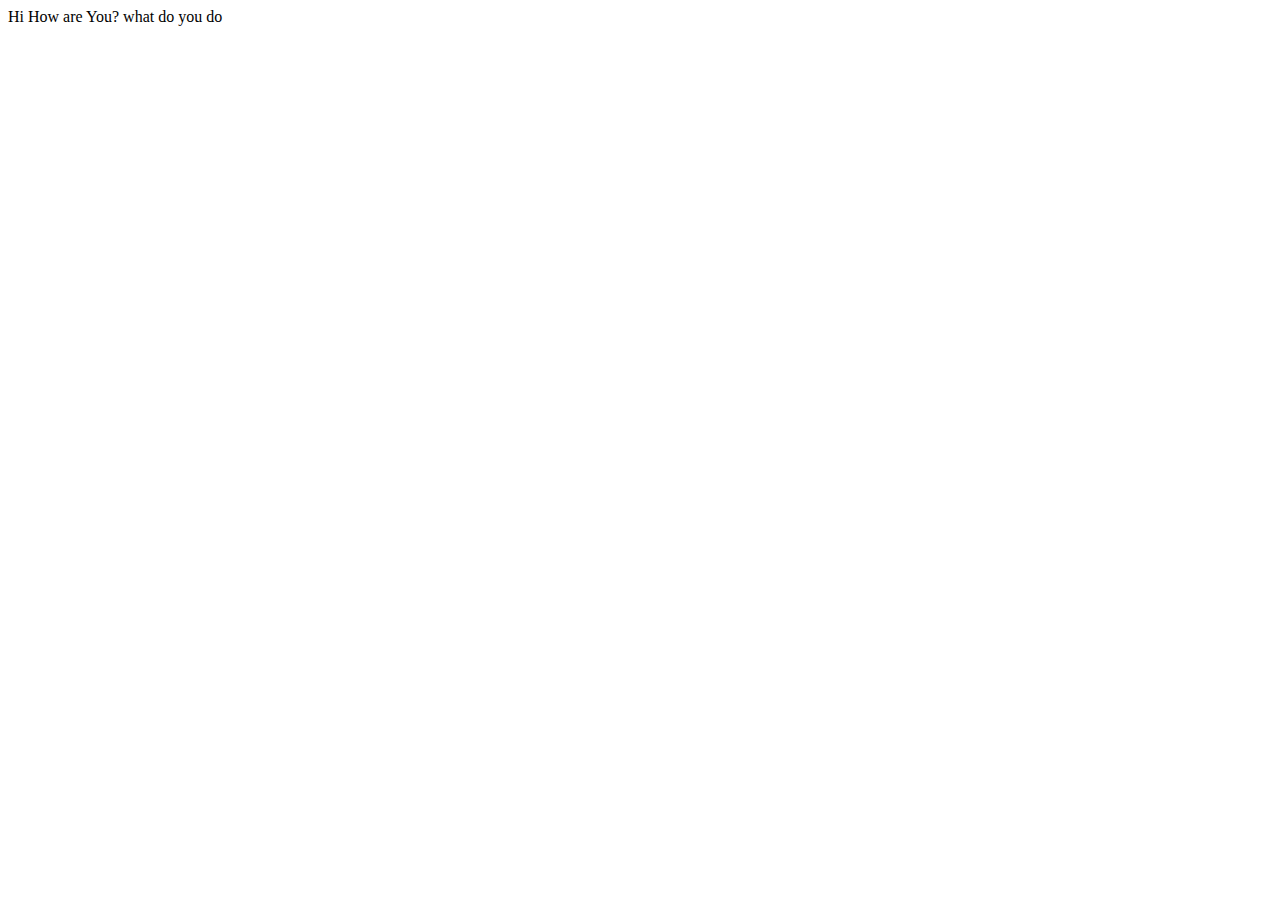
<file: index.html>
<!DOCTYPE html>
<html lang="en">
<head>
    <meta charset="UTF-8">
    <meta name="viewport" content="width=device-width, initial-scale=1.0">
    <title>Document</title>
</head>
<body>
    Hi How are You? what do you do
</body>
</html>
</file>
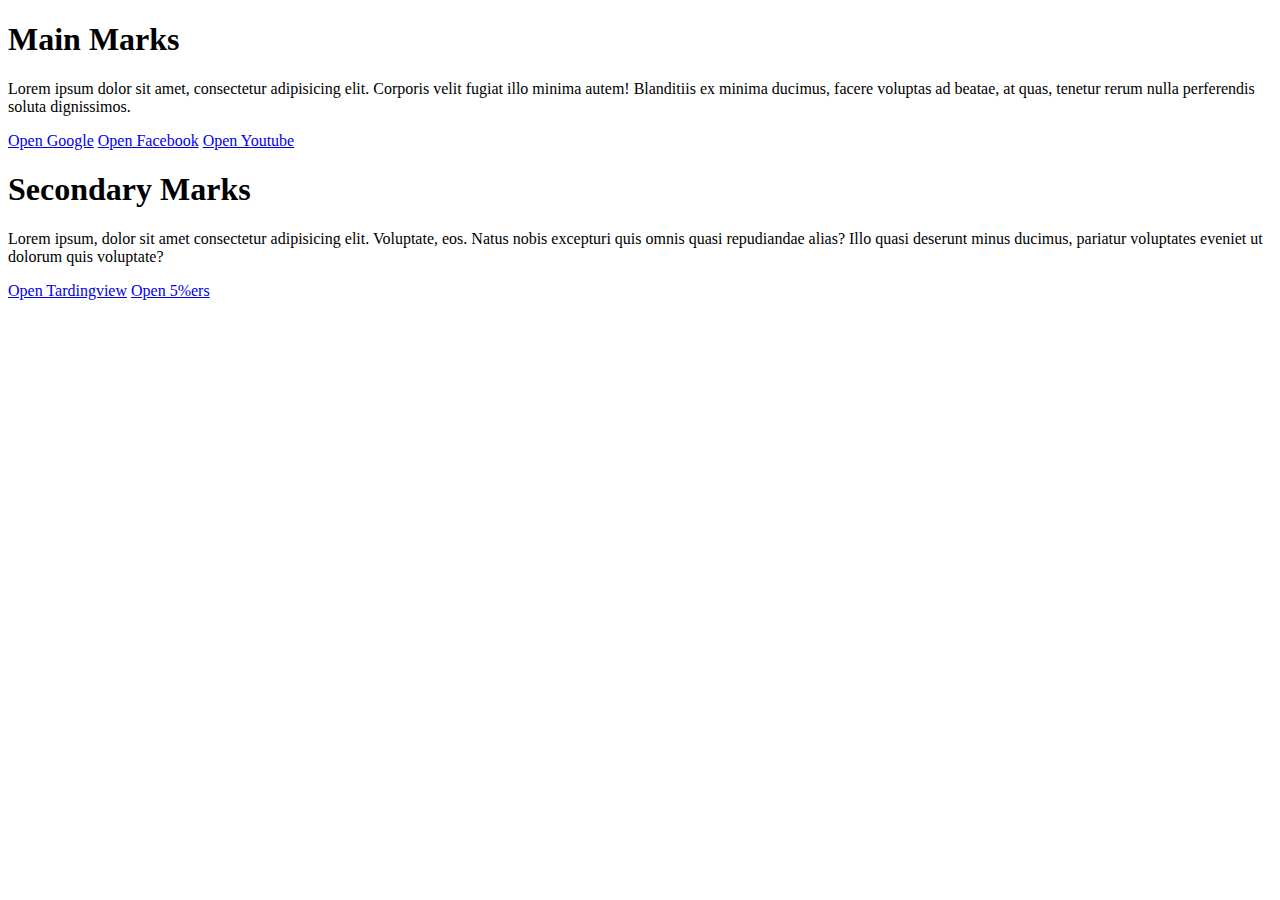
<file: BookMark/index.html>
<!DOCTYPE html>
<html lang="en">
<head>
    <meta charset="UTF-8">
    <meta name="viewport" content="width=device-width, initial-scale=1.0">
    <title>My BookMark</title>
</head>
<body>
    <h1>Main Marks</h1>
    <p>Lorem ipsum dolor sit amet, consectetur adipisicing elit. Corporis velit fugiat illo minima autem! Blanditiis ex minima ducimus, facere voluptas ad beatae, at quas, tenetur rerum nulla perferendis soluta dignissimos.</p>
    <a target="_blank" href="https://www.google.com">Open Google</a>
    <a target="_blank" href="https://www.facebook.com">Open Facebook</a>
    <a target="_blank" href="https://www.youtube.com">Open Youtube</a>
    <h1>Secondary Marks</h1>
    <p>Lorem ipsum, dolor sit amet consectetur adipisicing elit. Voluptate, eos. Natus nobis excepturi quis omnis quasi repudiandae alias? Illo quasi deserunt minus ducimus, pariatur voluptates eveniet ut dolorum quis voluptate?</p>
    <a target="_blank" href="https://www.tradingview.com/">Open Tardingview</a>
    <a target="_blank" href="https://hub.the5ers.com">Open 5%ers</a>
</body>
</html>
</file>
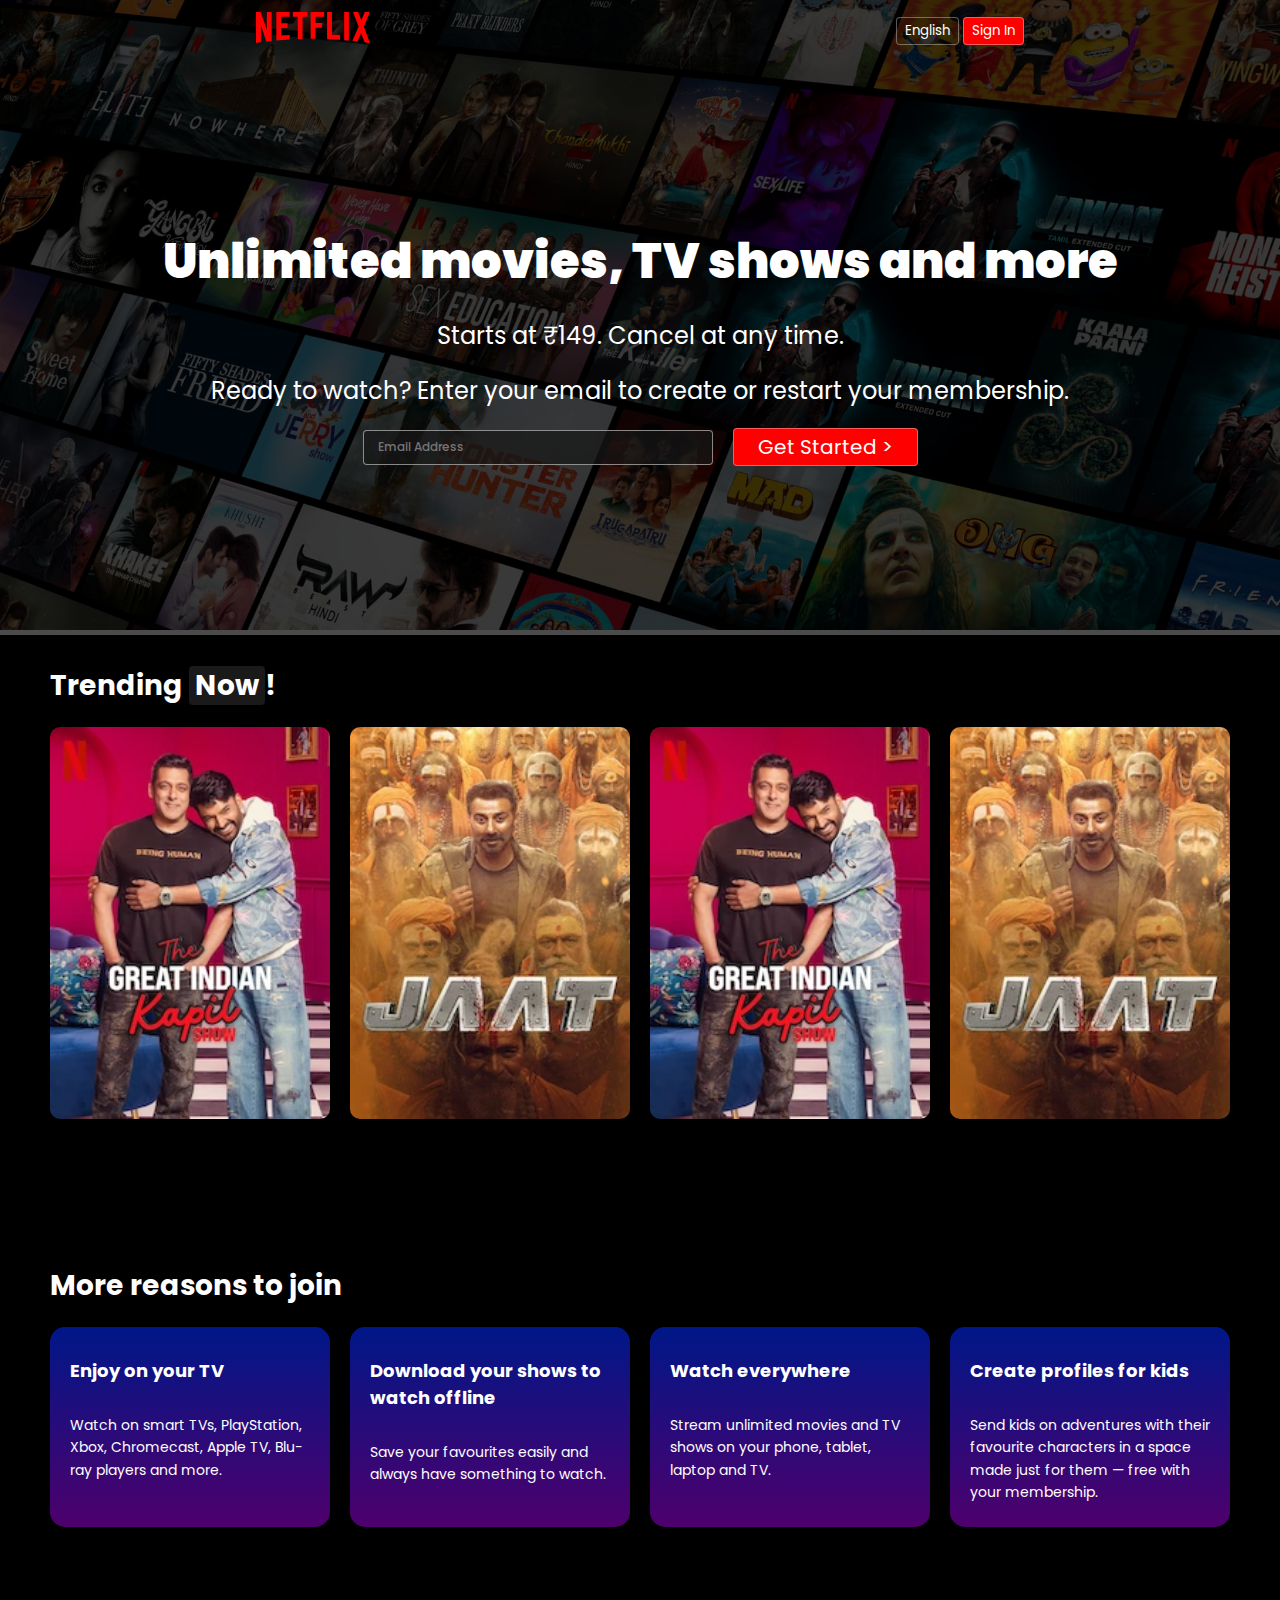
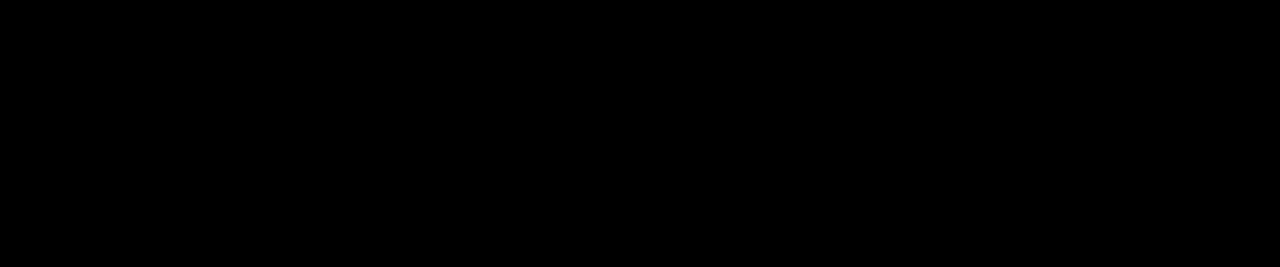
<file: NetflixClone/index.html>
<!DOCTYPE html>
<html lang="en">
<head>
  <meta charset="UTF-8" />
  <meta name="viewport" content="width=device-width, initial-scale=1.0"/>
  <title>Netflix UI</title>
  <link rel="stylesheet" href="style.css" />
</head>
<body>
  <div class="main">
    <nav>
      <span><img width="75" src="Img/logo.svg" alt=""></span>
      <div>
        <button class="btn">English</button>
        <button class="btn btn-red-sm">Sign In</button>
      </div>
    </nav>
    <div class="box"></div>
    <div class="hero">
      <span>Unlimited movies, TV shows and more</span>
      <span>Starts at ₹149. Cancel at any time.</span>
      <span>Ready to watch? Enter your email to create or restart your membership.</span>
      <div class="hero-buttons">
        <input type="text" placeholder="Email Address" />
        <button class="btn btn-red">Get Started &gt;</button>
      </div>
    </div>
  </div>

  <div class="seperation"></div>

  <div class="section">
    <div class="head">
      <h2>Trending <span class="now-highlight">Now</span>!</h2>
    </div>
    <div class="images">
      <img src="Img/Kapil.webp" alt="Great Indian Kapil" />
      <img src="Img/Jaat.webp" alt="Jaat" />
      <img src="Img/Kapil.webp" alt="Great Indian Kapil" />
      <img src="Img/Jaat.webp" alt="Jaat" />
    </div>
  </div>
<div class="info">
  <div class="head">
    <h2>More reasons to join</h2>
  </div>
  <div class="boxes">
    <div class="card">
      <h3>Enjoy on your TV</h3>
      <p>Watch on smart TVs, PlayStation, Xbox, Chromecast, Apple TV, Blu-ray players and more.</p>
    </div>
    <div class="card">
      <h3>Download your shows to watch offline</h3>
      <p>Save your favourites easily and always have something to watch.</p>
    </div>
    <div class="card">
      <h3>Watch everywhere</h3>
      <p>Stream unlimited movies and TV shows on your phone, tablet, laptop and TV.</p>
    </div>
    <div class="card">
      <h3>Create profiles for kids</h3>
      <p>Send kids on adventures with their favourite characters in a space made just for them — free with your membership.</p>
    </div>
  </div>
</div>
</body>
</html>
</file>
<file: NetflixClone/style.css>
@import url('https://fonts.googleapis.com/css2?family=Martel+Sans:wght@600&family=Poppins:wght@400;600&display=swap');

* {
  margin: 0;
  padding: 0;
  box-sizing: border-box;
  font-family: "Poppins", sans-serif;
}

body {
  background-color: black;
  color: white;
}

/* Main section */
.main {
  background-image: url(Img/bg.jpg);
  min-height: 70vh;
  background-position: center center;
  background-size: cover;
  background-repeat: no-repeat;
  position: relative;
}

.main .box {
  height: 70vh;
  width: 100%;
  position: absolute;
  top: 0;
  opacity: 0.7;
  background-color: black;
}

nav {
  max-width: 60vw;
  justify-content: space-between;
  margin: auto;
  display: flex;
  align-items: center;
  height: 62px;
  position: relative;
  z-index: 100;
}

nav img {
  width: 114px;
  z-index: 100;
}

nav button {
  z-index: 100;
}

.hero {
  position: absolute;
  top: 62px;
  left: 0;
  height: calc(100% - 62px);
  width: 100%;
  z-index: 10;
  display: flex;
  flex-direction: column;
  justify-content: center;
  align-items: center;
  text-align: center;
  color: white;
  gap: 20px;
}

.hero > :nth-child(1) {
  font-size: 48px;
  font-weight: 900;
}

.hero > :nth-child(2),
.hero > :nth-child(3) {
  font-size: 24px;
  font-weight: 400;
}

.hero-buttons {
  align-items: center;
  justify-content: center;
  gap: 20px;
  display: flex;
}

.btn {
  padding: 3px 8px;
  font-weight: 400;
  background-color: rgba(23, 23, 23, 0.021);
  color: white;
  border: 1px solid rgba(255, 255, 255, 0.348);
  border-radius: 4px;
  cursor: pointer;
}

.btn-red {
  background-color: red;
  color: white;
  padding: 3px 24px;
  font-size: 20px;
  border-radius: 4px;
}

.btn-red-sm {
  background-color: red;
  color: white;
}

.main input {
  padding: 7px 101px 8px 14px;
  color: white;
  font-weight: 500;
  font-size: 12px;
  border-radius: 4px;
  background-color: rgba(23, 23, 23, 0.7);
  border: 1px solid rgba(255, 253, 253, 0.5);
}

.seperation {
  height: 5px;
  background-color: rgb(75, 75, 75);
  position: relative;
}

/* Section for trending posters */
.section {
  padding: 30px 0;
  min-height: 70vh;
}

.head {
  padding-left: 50px;
  margin-bottom: 20px;
}

.head h2 {
  font-size: 28px;
}

.now-highlight {
  background-color: rgba(255, 255, 255, 0.1);
  padding: 0 6px;
  border-radius: 4px;
}

/* Grid layout for images */
.images {
  display: grid;
  grid-template-columns: repeat(4, 1fr); /* 4 images per row */
  gap: 20px;
  padding: 0 50px;
  justify-items: center;
  align-items: center;
  cursor: pointer;
}

.images img {
  width: 100%;
  max-width: 100%;
  height: auto;
  border-radius: 10px;
  transition: transform 0.3s ease;
}

.images img:hover {
  transform: scale(1.05);
}

.boxes {
  display: grid;
  grid-template-columns: repeat(4, 1fr);
  gap: 20px;
  padding: 0 50px;
  min-height: 60vh;
}

.card {
  background: linear-gradient(to bottom, #001788, #4e006c);
  padding: 30px 20px;
  border-radius: 15px;
  transition: transform 0.3s ease;
  display: flex;
  flex-direction: column;
  gap:20px;
  text-align: left;
  min-height: 150px;      /* Enough for short content */
  max-height: 200px;      /* Prevents stretching too much */
  overflow: hidden;  
}

.card h3 {
  font-size: 18px;
  margin-bottom: 10px;
  color: white;
}

.card p {
  color: rgb(255, 253, 253);
  font-size: 14px;
  line-height: 1.6;
}

.card:hover {
  transform: scale(1.05);
}
</file>
